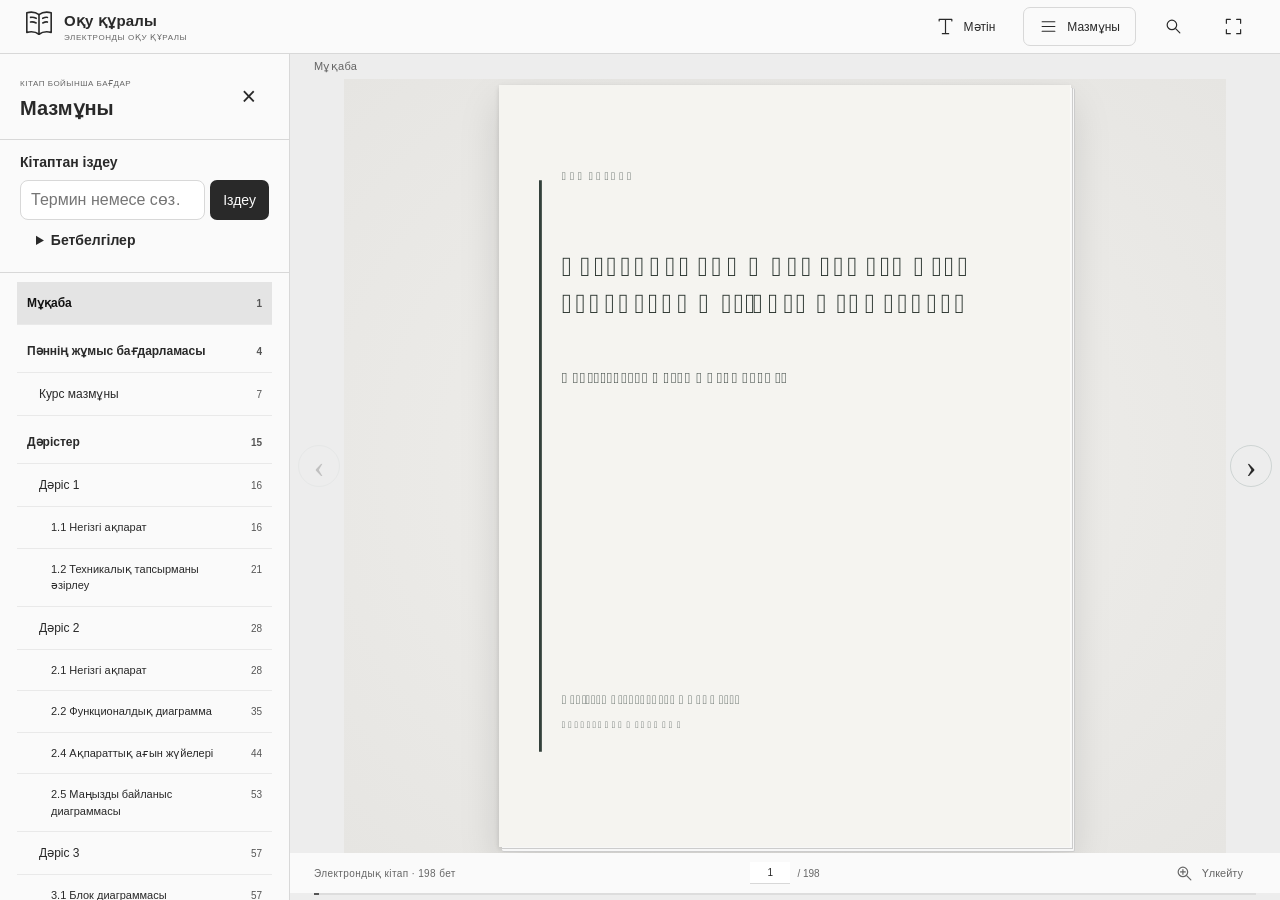
<file: index.html>
<!doctype html>
<html lang="kk"><head>
<meta http-equiv="Content-Security-Policy" content="default-src 'none'; script-src 'self'; worker-src 'self' blob:; style-src 'self' 'unsafe-inline'; img-src 'self' data: blob:; font-src 'self' data: blob:; connect-src 'self'; media-src 'self' blob:; object-src 'none'; base-uri 'none'; form-action 'none'">
<meta name="referrer" content="no-referrer">
<meta charset="utf-8"><meta name="viewport" content="width=device-width,initial-scale=1,viewport-fit=cover"><meta name="theme-color" content="#f4f4f4">
<meta name="description" content="Бағдарламалық қамтамасыз ету талаптарын әзірлеу және талдау">
<title>Бағдарламалық қамтамасыз ету талаптарын әзірлеу және талдау</title><link rel="stylesheet" href="style.css?v=20261021-book-v3"><link rel="stylesheet" href="reader.css?v=20261021-book-v3"><link rel="stylesheet" href="reader-theme.css?v=20261021-book-v3"></head>
<body>
<header><a class="brand" href="./" aria-label="Кітаптың басына"><span class="brand-mark" aria-hidden="true"><svg viewBox="0 0 32 32" aria-hidden="true"><path d="M16 7C12 4 7 4 3 5v21c4-1 9-1 13 2 4-3 9-3 13-2V5c-4-1-9-1-13 2Z"/><path d="M16 7v21M7 10c2-.4 4 0 6 1M7 15c2-.4 4 0 6 1M20 11c2-1 4-1.4 5-1M20 16c2-1 4-1.4 5-1"/></svg></span><span class="brand-copy"><b>Оқу құралы</b><small>ЭЛЕКТРОНДЫ ОҚУ ҚҰРАЛЫ</small></span></a>

<div class="header-tools"><button id="selectText" aria-pressed="false" title="Мәтінді белгілеу және көшіру" aria-label="Мәтінді белгілеу және көшіру"><svg viewBox="0 0 24 24" aria-hidden="true"><path d="M4 5V3h16v2M12 3v18M8 21h8"/></svg><span>Мәтін</span></button><button id="sideToggle" aria-controls="sidebar" aria-expanded="false"><svg viewBox="0 0 24 24" aria-hidden="true"><path d="M4 6h16M4 12h16M4 18h16"/></svg><span>Мазмұны</span></button><button id="toolsToggle" title="Іздеу және бетбелгілер" aria-label="Іздеу және бетбелгілер"><svg viewBox="0 0 24 24" aria-hidden="true"><circle cx="10" cy="10" r="6"/><path d="m15 15 5 5"/></svg></button><button id="fullscreen" title="Толық экран" aria-label="Толық экран"><svg viewBox="0 0 24 24" aria-hidden="true"><path d="M8 3H3v5m13-5h5v5M3 16v5h5m13-5v5h-5"/></svg></button></div>
</header>
<div class="workspace"><aside id="sidebar" hidden aria-label="Кітап мазмұны"><div class="side-head"><div><small>КІТАП БОЙЫНША БАҒДАР</small><h2>Мазмұны</h2></div><button id="closeSide" aria-label="Мазмұнын жабу">×</button></div><div class="reading-tools">
<form id="searchForm"><label for="bookSearch">Кітаптан іздеу</label><div class="search-line"><input id="bookSearch" type="search" placeholder="Термин немесе сөз…" autocomplete="off"><button type="submit" aria-label="Іздеу">Іздеу</button></div></form>
<p id="toolStatus" role="status"></p><div id="searchResults"></div>
<details><summary>Бетбелгілер</summary><button id="bookmarkPage" aria-pressed="false">☆ Осы бетті сақтау</button><p id="bookmarkEmpty">Сақталған беттер жоқ.</p><div id="bookmarkList"></div></details></div><nav id="sideContent"></nav></aside>
<main><div class="topline"><span id="chapterLabel">Бағдарламалық қамтамасыз ету талаптарын әзірлеу және талдау</span><span class="reading-hint">Екі бет · бір кітап</span></div>
<section id="reader" aria-label="Электронды кітап"><button id="prev" class="arrow" aria-label="Алдыңғы екі бет">‹</button><div id="stage"><div id="book" class="double" aria-live="off"></div></div><button id="next" class="arrow" aria-label="Келесі екі бет">›</button></section>
<footer><div class="footer-note">PDF · 152 бет</div><div class="navigation"><label for="pageInput" class="sr-only">Бет нөмірі</label><input id="pageInput" type="number" inputmode="numeric" enterkeyhint="go" min="1" value="1"><span id="pageTotal"></span></div><button id="zoomToggle" aria-pressed="false" title="Оқу үшін үлкейту"><svg viewBox="0 0 24 24" aria-hidden="true"><circle cx="10" cy="10" r="6"/><path d="m15 15 5 5M7 10h6m-3-3v6"/></svg><span>Үлкейту</span></button></footer><div class="reading-progress" aria-hidden="true"><span id="progressFill"></span></div></main></div>
<div id="loading" role="status"><div class="loading-mark"><svg viewBox="0 0 32 32" aria-hidden="true"><path d="M16 7C12 4 7 4 3 5v21c4-1 9-1 13 2 4-3 9-3 13-2V5c-4-1-9-1-13 2Z"/><path d="M16 7v21M7 10c2-.4 4 0 6 1M7 15c2-.4 4 0 6 1M20 11c2-1 4-1.4 5-1M20 16c2-1 4-1.4 5-1"/></svg></div><span id="loadingText">Кітап ашылуда…</span><div class="loading-line"></div></div>
<div id="zoomControls" hidden role="group" aria-label="Масштабты өзгерту"><div class="zoom-buttons"><button id="zoomOut" aria-label="Кішірейту">−</button><button id="zoomValue" title="Бетке сыйдыру" aria-label="Бетке сыйдыру">100%</button><button id="zoomIn" aria-label="Үлкейту қадамы">＋</button></div><label for="zoomRange" class="sr-only">Масштаб</label><input id="zoomRange" type="range" min="100" max="400" step="5" value="100" aria-label="Масштаб"></div>
<div id="error" hidden role="alert"><h1>Кітапты ашу мүмкін болмады</h1><p id="errorText"></p><button id="retry">Қайта ашу</button></div><div id="toast" role="status"></div><button id="continueReading" hidden></button>
<script type="module" src="app.js?v=20261021-book-v3"></script></body></html>
</file>
<file: style.css>
:root{--bg:#eae7df;--panel:#f8f6f0;--ink:#183e3c;--muted:#797f77;--line:#d5d6cc;--accent:#b18a45;--shadow:0 30px 65px #172c2628,0 3px 9px #172c2615}
*{box-sizing:border-box}[hidden]{display:none!important}body{margin:0;background:radial-gradient(ellipse at 50% 40%,#f5f2eb 0%,var(--bg) 75%);color:var(--ink);font:14px 'Segoe UI',Arial,sans-serif;overflow:hidden}button,input{font:inherit;color:inherit}button{border:0;background:transparent;cursor:pointer;border-radius:7px;transition:background .18s,opacity .18s;padding:10px 13px}button:hover{background:#183e3c0b}button:disabled{opacity:.22;cursor:default}button:focus-visible,input:focus-visible,a:focus-visible{outline:2px solid var(--accent);outline-offset:4px}svg{width:19px;height:19px;fill:none;stroke:currentColor;stroke-width:1.5;stroke-linecap:round;stroke-linejoin:round;flex-shrink:0}
header{height:80px;display:flex;align-items:center;justify-content:space-between;padding:0 42px;border-bottom:1px solid #183e3c12;background:#f8f6f070}.brand{display:flex;align-items:center;gap:12px;text-decoration:none;color:var(--ink)}.brand-mark{font:700 42px Georgia,serif;letter-spacing:-7px;width:40px}.brand-mark span,.loading-mark span{color:var(--accent)}.brand-copy{display:flex;flex-direction:column;gap:3px}.brand-copy b{font-size:17px;letter-spacing:3px}.brand-copy small{font-size:8px;letter-spacing:1.8px;color:var(--muted)}.edition{font-size:9px;letter-spacing:2px;color:var(--muted);position:absolute;left:50%;transform:translateX(-50%)}.edition span{margin:0 10px;color:var(--accent)}.header-tools{display:flex;align-items:center;gap:15px}.header-tools button{display:flex;align-items:center;gap:9px;font-size:12px}#sideToggle{border:1px solid var(--line);padding:9px 15px}
.workspace{height:calc(100dvh - 80px);display:flex}main{flex:1;min-width:0;display:flex;flex-direction:column}.topline{height:43px;min-height:43px;display:flex;justify-content:space-between;align-items:center;padding:0 44px;font-size:10px;letter-spacing:.3px;color:var(--muted)}#chapterLabel{overflow:hidden;text-overflow:ellipsis;white-space:nowrap;max-width:75%}.reading-hint{font-size:9px;letter-spacing:.5px;white-space:nowrap}
#reader{display:flex;align-items:center;flex:1;min-height:0;gap:13px;padding:0 24px}#stage{flex:1;min-width:0;height:100%;display:flex;align-items:center;justify-content:center;overflow:auto;padding:20px 30px;overscroll-behavior:contain;touch-action:pan-y}#book{display:flex;position:relative;flex-shrink:0;background:#fbf9f3;box-shadow:var(--shadow);isolation:isolate}#book>canvas{display:block;max-width:none}#book.double:after{content:'';position:absolute;top:0;bottom:0;left:calc(50% - 16px);width:32px;background:linear-gradient(90deg,transparent,#142a2013,#142a2020,#142a2008,transparent);pointer-events:none;z-index:4}#book:before{content:'';position:absolute;inset:3px -4px -4px 3px;border-right:3px double #c5c0b5;border-bottom:3px double #c5c0b5;z-index:-1;background:#f2eee5}.arrow{border:1px solid #183e3c25;border-radius:50%;font:32px Georgia,serif;padding:0;width:42px;height:42px;flex-shrink:0}
footer{height:57px;min-height:57px;display:flex;align-items:center;justify-content:space-between;padding:0 44px;color:var(--muted);font-size:10px}.footer-note{letter-spacing:.4px;width:170px}.navigation{display:flex;align-items:center;gap:7px}.navigation input{width:40px;appearance:textfield;text-align:center;border:0;border-bottom:1px solid var(--line);padding:5px 0;background:transparent;color:var(--ink)}.navigation input::-webkit-inner-spin-button{display:none}#zoomToggle{display:flex;align-items:center;justify-content:flex-end;gap:8px;width:170px;font-size:11px}.reading-progress{height:2px;background:#183e3c0d;margin:0 44px 14px;flex-shrink:0}.reading-progress span{display:block;height:100%;background:var(--accent);width:0;transition:width .3s}
aside{width:310px;flex-shrink:0;background:var(--panel);border-right:1px solid var(--line);display:flex;flex-direction:column}.side-head{display:flex;align-items:center;justify-content:space-between;padding:28px 23px 20px;border-bottom:1px solid var(--line)}.side-head small{font-size:8px;letter-spacing:1.5px;color:var(--muted)}.side-head h2{font:24px Georgia,serif;margin:7px 0 0}.side-head button{font-size:25px}#sideContent{overflow:auto;padding:12px 17px 25px}.contents-entry{width:100%;display:flex;align-items:baseline;text-align:left;gap:12px;padding:11px 8px;border-bottom:1px solid #183e3c0a;border-radius:0;font-size:11px;line-height:1.5}.contents-entry .label{flex:1}.contents-entry .page{font-size:10px;color:var(--muted)}.contents-entry.depth-1{padding-left:20px;font-size:10px}.contents-entry.active{background:#183e3c0a;color:var(--ink);box-shadow:inset 2px 0 var(--accent)}.contents-entry.depth-0{font-weight:600;margin-top:5px}body.zoomed #stage{align-items:flex-start;justify-content:flex-start;touch-action:pan-x pan-y}
#loading{position:fixed;inset:0;z-index:20;background:#eeece4;display:flex;flex-direction:column;align-items:center;justify-content:center;gap:22px;color:var(--muted);font-size:12px}.loading-mark{font:700 90px Georgia,serif;letter-spacing:-13px;color:var(--ink);padding-right:13px}.loading-line{height:2px;width:130px;overflow:hidden;background:var(--line)}.loading-line:after{content:'';display:block;height:100%;width:40%;background:var(--accent);animation:load 1s ease-in-out infinite}@keyframes load{from{transform:translateX(-100%)}to{transform:translateX(350%)}}#error{position:fixed;inset:0;z-index:21;background:var(--panel);display:flex;flex-direction:column;align-items:center;justify-content:center;text-align:center;padding:30px}#error h1{font:26px Georgia,serif}#error p{max-width:500px;line-height:1.7;color:var(--muted)}#retry{background:var(--ink);color:var(--panel);padding:12px 25px}#toast{position:fixed;bottom:72px;left:50%;transform:translateX(-50%);background:var(--ink);color:var(--panel);padding:10px 18px;border-radius:7px;opacity:0;pointer-events:none;z-index:25;font-size:12px}#toast.show{opacity:1}.sr-only{position:absolute;width:1px;height:1px;padding:0;overflow:hidden;clip:rect(0,0,0,0);white-space:nowrap;border:0}
@media(max-width:900px){header{padding:0 22px}.topline,footer{padding-left:24px;padding-right:24px}.reading-progress{margin-left:24px;margin-right:24px}aside{position:absolute;left:0;top:80px;bottom:0;z-index:12;box-shadow:20px 0 55px #172c2630}}
@media(max-width:600px){header{height:62px;padding:0 16px}.brand-mark{font-size:34px;width:30px}.brand-copy b{font-size:14px}.brand-copy small{font-size:6px;letter-spacing:1px}.edition{display:none}.header-tools{gap:3px}.header-tools button{padding:8px}#sideToggle{padding:8px 10px;font-size:10px}.workspace{height:calc(100dvh - 62px)}.topline{height:35px;min-height:35px;padding:0 16px;font-size:9px}.reading-hint{display:none}#chapterLabel{max-width:100%}#reader{padding:0 4px;gap:0}#stage{padding:8px 0}.arrow{width:23px;height:38px;font-size:26px;border:0}footer{height:52px;min-height:52px;padding:0 16px}.footer-note{display:none}.navigation{margin-right:auto}#zoomToggle{width:auto;font-size:10px}.reading-progress{margin:0 16px max(12px,env(safe-area-inset-bottom))}aside{top:62px;width:min(310px,90vw)}#book{box-shadow:0 15px 35px #172c2625}}
@media(prefers-reduced-motion:reduce){*{animation:none!important;transition:none!important}}
/* A phone uses the full page width and a thumb-friendly bottom toolbar. */
button,a,input{-webkit-tap-highlight-color:transparent}button{touch-action:manipulation}
@media(max-width:760px),(max-width:1000px) and (max-height:600px){
 body{background:#eeece5}
 header{height:calc(64px + env(safe-area-inset-top));padding:env(safe-area-inset-top) max(16px,env(safe-area-inset-right)) 0 max(16px,env(safe-area-inset-left));background:#f8f6f0}
 .brand-mark{font-size:34px;width:30px}.brand-copy b{font-size:15px}.brand-copy small{font-size:7px;letter-spacing:1px}.edition{display:none}
 .header-tools{gap:4px}.header-tools button{min-height:44px;min-width:44px;padding:10px}#sideToggle{font-size:12px;padding:10px 12px}
 .workspace{height:calc(100dvh - 64px - env(safe-area-inset-top))}
 .topline{height:44px;min-height:44px;padding:0 16px;font-size:11px;line-height:1.4}.reading-hint{display:none}#chapterLabel{max-width:100%}
 #reader{padding:0;gap:0;position:relative}#stage{padding:12px;align-items:flex-start;justify-content:center;touch-action:pan-y;scrollbar-width:none}#stage::-webkit-scrollbar{display:none}
 #book{box-shadow:0 8px 24px #172c2622;margin:auto 0}#book:before{inset:2px -2px -2px 2px;border-width:2px}
 footer{height:68px;min-height:68px;padding:0 72px;gap:8px;background:#f8f6f0;border-top:1px solid var(--line);font-size:13px}
 .footer-note{display:none}.navigation{gap:6px;margin:0 auto;white-space:nowrap}.navigation input{width:42px;height:44px;font-size:16px;border:1px solid var(--line);border-radius:8px;background:#fffdf7}#pageTotal{font-size:12px}
 #zoomToggle{width:44px;min-width:44px;height:44px;padding:10px;justify-content:center;border:1px solid var(--line)}#zoomToggle span{position:absolute;width:1px;height:1px;overflow:hidden;clip:rect(0,0,0,0)}#zoomToggle[aria-pressed=true]{background:var(--ink);color:var(--panel)}
 .arrow{position:fixed;bottom:calc(16px + env(safe-area-inset-bottom));width:44px;height:44px;border:1px solid var(--line);border-radius:10px;background:#f8f6f0;font-size:30px;z-index:10}#prev{left:max(16px,env(safe-area-inset-left))}#next{right:max(16px,env(safe-area-inset-right))}
 .reading-progress{height:3px;margin:0;padding-bottom:env(safe-area-inset-bottom);box-sizing:content-box;background:#f8f6f0}.reading-progress span{height:3px}
 aside{position:fixed;inset:0;width:100%;z-index:15;box-shadow:none;border:0;padding-top:env(safe-area-inset-top);padding-bottom:env(safe-area-inset-bottom)}
 .side-head{padding:18px 20px 16px}.side-head h2{font:28px Georgia,serif}.side-head button{width:48px;height:48px;font-size:30px;border:1px solid var(--line)}#sideContent{padding:8px 16px 28px;overscroll-behavior:contain}
 .contents-entry{min-height:48px;font-size:14px;padding:14px 10px}.contents-entry.depth-1{font-size:13px;padding:13px 10px 13px 24px}.contents-entry .page{font-size:12px}
 body.zoomed #stage{justify-content:flex-start;align-items:flex-start}body.zoomed #book{margin:0}
 #toast{bottom:calc(84px + env(safe-area-inset-bottom));max-width:calc(100vw - 32px);width:max-content}
}
@media(max-width:1000px) and (max-height:500px){
 header{height:52px}.workspace{height:calc(100dvh - 52px)}.topline{height:30px;min-height:30px}footer{height:56px;min-height:56px}.arrow{bottom:calc(9px + env(safe-area-inset-bottom))}
}
@media(max-width:360px){.brand-copy small{font-size:6px;letter-spacing:.6px}.header-tools{gap:0}#fullscreen{display:none}#sideToggle{padding:10px;font-size:11px}footer{padding-left:68px;padding-right:68px}.navigation{gap:4px}#zoomToggle{min-width:40px;width:40px}}
#stage{position:relative}#zoomControls{position:fixed;z-index:11;left:50%;transform:translateX(-50%);bottom:80px;width:260px;padding:6px 12px 10px;background:#f8f6f0f5;border:1px solid var(--line);border-radius:14px;box-shadow:0 8px 25px #183e3c25;backdrop-filter:blur(12px)}.zoom-buttons{display:flex;align-items:center;justify-content:space-between}.zoom-buttons button{height:44px;min-width:44px;font-size:23px}#zoomValue{font-size:13px;font-weight:600}#zoomRange{width:100%;height:28px;margin:0;accent-color:var(--ink);touch-action:none;cursor:pointer}body.zoomed #stage{touch-action:none;cursor:grab}body.zoomed #stage:active{cursor:grabbing}
@media(max-width:760px),(max-width:1000px) and (max-height:600px){#stage{touch-action:none}#zoomControls{bottom:calc(82px + env(safe-area-inset-bottom));width:min(260px,calc(100vw - 32px))}body.zoomed #stage{touch-action:none}.topline{height:36px;min-height:36px}#stage{padding:12px}}
@media(max-width:1000px) and (max-height:500px){#zoomControls{left:auto;right:16px;transform:none;bottom:calc(66px + env(safe-area-inset-bottom));width:220px}}

/* Compact reading chrome leaves more height for the paper. */
header{height:54px;padding:0 24px}.workspace{height:calc(100dvh - 54px)}
.brand-mark{font-size:32px}.brand-copy b{font-size:15px}
.topline{height:25px;min-height:25px;padding:0 24px}
footer{height:40px;min-height:40px;padding:0 24px}
.reading-progress{margin:0 24px 5px}#reader{padding:0 8px;gap:4px}#stage{padding:6px}
.contents-group{border-bottom:1px solid var(--line);margin:8px 0}
.contents-group summary{cursor:pointer;padding:14px 8px;font-weight:600;line-height:1.5}
.contents-group summary:focus-visible{outline:2px solid var(--accent)}
#zoomControls{transition:opacity .5s;background:#f8f6f0e8}
#zoomControls.idle{opacity:0;cursor:pointer}#zoomControls.idle>*{pointer-events:none}
@media(max-width:900px) and (min-width:761px){aside{top:54px}}
@media(max-width:760px),(max-width:1000px) and (max-height:600px){
 header{height:calc(54px + env(safe-area-inset-top));padding-top:env(safe-area-inset-top)}
 .workspace{height:calc(100dvh - 54px - env(safe-area-inset-top))}
 .topline{height:24px;min-height:24px;padding:0 12px}#reader{padding:0}#stage{padding:6px}
 footer{height:60px;min-height:60px;padding:0 68px}.reading-progress{margin:0}
 .arrow{bottom:calc(10px + env(safe-area-inset-bottom))}
 .contents-group summary{font-size:15px;padding:16px 10px}
}

#sidebar{overflow-y:auto}#sideContent{overflow:visible;flex-shrink:0}
.reading-tools{padding:16px 20px;border-bottom:1px solid var(--line)}
.reading-tools label,.reading-tools summary{font-weight:600;display:block;margin-bottom:10px}.reading-tools summary{cursor:pointer;display:list-item;margin-left:16px}
.search-line{display:flex;gap:5px}.search-line input{min-width:0;width:100%;padding:10px;border:1px solid var(--line);border-radius:8px;background:#fffdf7;font-size:16px}
.search-line button{background:var(--ink);color:var(--panel)}#toolStatus,#bookmarkEmpty{font-size:12px;color:var(--muted)}
#searchResults{max-height:240px;overflow:auto}.tool-result{display:block;width:100%;text-align:left;line-height:1.5;border-bottom:1px solid var(--line);font-size:12px}.bookmark-row{display:flex;align-items:center}.bookmark-row .tool-result{flex:1}#bookmarkPage{width:100%;text-align:left;color:var(--ink)}
#continueReading{position:fixed;bottom:64px;left:50%;transform:translateX(-50%);z-index:9;background:var(--ink);color:var(--panel);box-shadow:0 4px 20px #183e3c30;padding:12px 20px;max-width:calc(100vw - 32px)}
@media(max-width:760px),(max-width:1000px) and (max-height:600px){#continueReading{bottom:calc(78px + env(safe-area-inset-bottom))}.header-tools{gap:0}.header-tools button{padding:8px}#sideToggle{padding:8px}.brand-copy small{letter-spacing:.3px}.reading-tools{padding:14px 20px}}

.reading-tools,.side-head{flex-shrink:0}

.self-check-link{display:block;margin:8px 0 16px;padding:14px 10px;background:var(--ink);color:var(--panel);border-radius:8px;text-decoration:none;line-height:1.5}
</file>
<file: reader.css>
.curl-sheet{position:absolute;z-index:8;pointer-events:none;max-width:none!important}.curl-preview{position:absolute;top:0;z-index:2;pointer-events:none}.pdf-links{position:absolute;inset:0;z-index:3;pointer-events:none}.pdf-link{position:absolute;border:0;border-radius:2px;padding:0;background:transparent;pointer-events:auto;cursor:pointer}.pdf-link:hover{background:#b18a4520}.pdf-link:focus-visible{outline:2px solid var(--accent);outline-offset:1px}
.turn-preview{position:absolute;inset:0;z-index:1;display:flex;pointer-events:none;background:#fbf9f3}.turn-preview>canvas{display:block;flex-shrink:0}
</file>
<file: reader-theme.css>
:root{--bg:#ededed;--panel:#fafafa;--ink:#292929;--muted:#666;--line:#d8d8d8;--accent:#555;--shadow:0 3px 18px #00000016}
.page-text-layers{position:absolute;inset:0;pointer-events:none;z-index:2}.textLayer{position:absolute;text-align:initial;overflow:clip;line-height:1;text-size-adjust:none;-webkit-text-size-adjust:none;forced-color-adjust:none;transform-origin:0 0;pointer-events:none;user-select:text;-webkit-user-select:text}
.textLayer :is(span,br){color:transparent;position:absolute;white-space:pre;cursor:text;transform-origin:0 0;pointer-events:auto}
.textLayer ::selection{background:#2563eb55;color:transparent}.hiddenCanvasElement{position:absolute;top:0;left:0;width:0;height:0;visibility:hidden;pointer-events:none}
body:not(.zoomed) #stage{overflow:hidden}body.selecting-text #stage{touch-action:pan-x pan-y;cursor:text}body.selecting-text .chapter-hotspot{pointer-events:none}
.spread-outgoing{position:absolute;inset:0;display:flex;align-items:center;justify-content:center;pointer-events:none;z-index:6;will-change:transform,opacity}.spread-outgoing canvas{flex-shrink:0;max-width:none}.turning>canvas{will-change:transform,opacity}
#book.turning .textLayer{visibility:hidden}#selectText[aria-pressed=true]{background:#e0e7ef;color:#1d4ed8}.brand-mark svg{width:30px;height:30px;stroke-width:1.7}.loading-mark svg{width:64px;height:64px}
@media(max-width:760px){#selectText span{display:none}.header-tools{gap:2px}.header-tools button{padding:8px}.brand-mark{display:flex!important;width:24px}.brand-mark svg{width:24px;height:24px}}
.chapter-hotspot{border:1px solid transparent!important;border-radius:3px!important;min-height:0;padding:0!important}
.chapter-hotspot:hover{border:2px solid #2563eb!important;background:transparent!important}
.chapter-hotspot:focus-visible{outline:2px solid #2563eb;outline-offset:2px}
.book-test-card{position:absolute;pointer-events:auto;text-align:center;line-height:1.6}
.book-test-card .form-link{position:static;display:inline;padding:0!important;background:transparent;color:#2563eb;text-decoration:underline;font-size:16px;border:0;border-radius:0}.book-test-card .form-link:hover{background:transparent;color:#1d4ed8}
body{background:var(--bg)}header{background:#fafafa;border-bottom:1px solid var(--line)}
.brand-mark{font:28px 'Segoe UI',sans-serif;letter-spacing:0;width:28px}.brand-copy b{letter-spacing:.2px;font-weight:600}.brand-copy small{letter-spacing:.6px}
button:hover{background:#00000008}.topline{font-size:11px}.contents-entry.active{background:#e4e4e4;box-shadow:none;color:#111;font-weight:600}.contents-entry:hover{outline:2px solid #2563eb;outline-offset:-2px}.contents-entry:focus-visible{outline:2px solid #2563eb;outline-offset:-2px}
.contents-entry{font-size:12px;padding:12px 10px;border-bottom-color:#e9e9e9}.contents-entry.depth-1{font-size:12px;padding-left:22px}.contents-entry .page{font-variant-numeric:tabular-nums;color:#555}
.contents-entry.depth-2{font-size:11px;padding-left:34px;font-weight:400}.contents-entry.depth-2.active{font-weight:600}
.side-head{padding:18px 20px}.side-head h2{font:600 20px 'Segoe UI',sans-serif}.side-head small{letter-spacing:.5px}.reading-tools{padding:14px 20px}.reading-tools input,.navigation input{background:#fff}
.side-head{position:sticky;top:0;background:var(--panel);z-index:1}#sidebar{scroll-padding-top:90px}#sideContent{padding-top:4px}.contents-group{border:0;margin:0}.contents-group summary{display:none}
#loading{background:#ededed}.loading-mark{font:60px 'Segoe UI',sans-serif;letter-spacing:0;padding:0}#zoomControls{background:#fafafa}footer{background:#fafafa}.reading-progress{background:#ddd}
#book{background:#fff;align-items:center}#book:before{background:#fff;border-color:#ccc}#book.double:after{display:none}.turn-preview{align-items:center;background:#fff}.pdf-link:hover{background:#00000012}
@media(min-width:901px){aside{width:290px}.reading-hint{display:none}#chapterLabel{max-width:100%}}
@media(max-width:760px),(max-width:1000px) and (max-height:600px){body{background:#ededed}header,footer{background:#fafafa}.brand-mark{display:none}.brand-copy b{font-size:13px}.brand-copy small{font-size:6px}.contents-entry,.contents-entry.depth-1{font-size:14px;min-height:44px}#sidebar{top:calc(54px + env(safe-area-inset-top))}.navigation input{background:#fff}}
@media(max-width:480px){header{padding-left:12px;padding-right:12px}.brand{gap:6px}.brand-copy b{font-size:12px;white-space:nowrap}.brand-copy small{display:none}.header-tools{gap:0}}
.turn-stationary{z-index:7;pointer-events:none}.curl-sheet{filter:drop-shadow(4px 6px 7px #0003)}#book:has(>.curl-sheet) .page-text-layers{visibility:hidden}#book{box-shadow:0 18px 42px #0002,0 2px 5px #0002;background:#fff;border-radius:2px}#book.double:after{display:block;left:calc(50% - 13px);width:26px;background:linear-gradient(90deg,transparent,#0000000a 35%,#00000020 50%,#0000000c 65%,transparent);z-index:4;pointer-events:none}#book:before{inset:3px -4px -5px 3px;border-right:3px double #ccc;border-bottom:4px double #ccc;border-radius:2px;background:#f7f7f7}#stage{background:radial-gradient(ellipse at center,#f1f0ed,#e6e5e2)}
</file>
